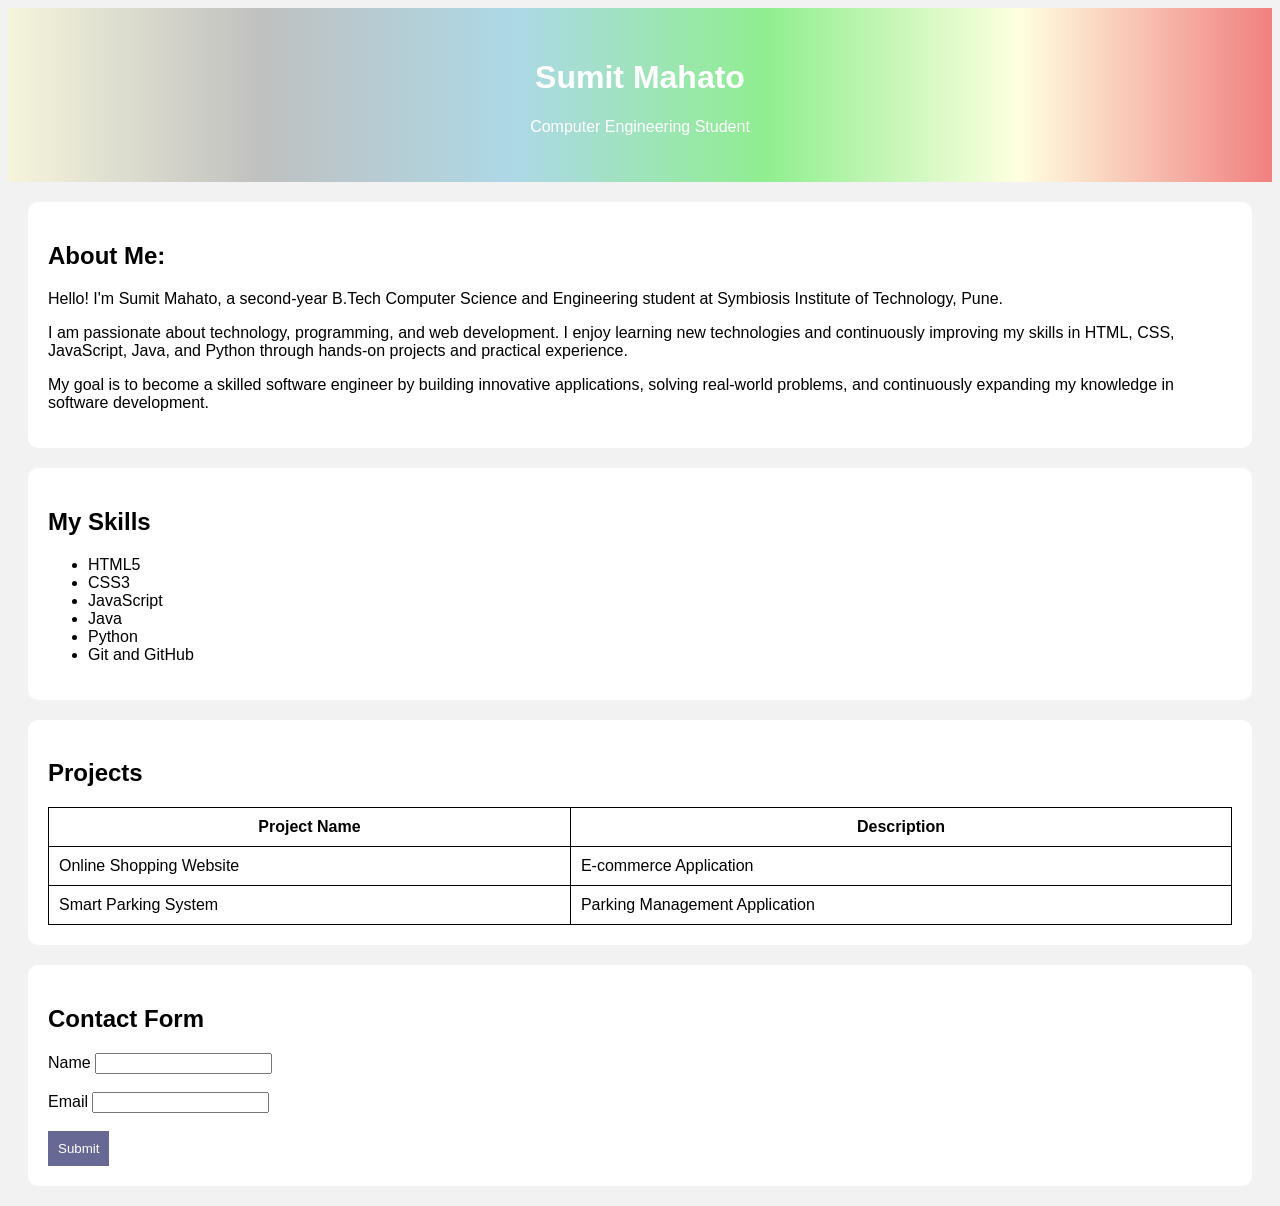
<file: index.html>
<!DOCTYPE html>
<html>

<head>
    <title>
        My Portfolio
    </title>

    <link rel="stylesheet" href="style.css">

</head>

<body>

    <header>

        <h1>
            Sumit Mahato
        </h1>

        <p>
            Computer Engineering Student
        </p>

    </header>

    <section>

        <h2>
            About Me:
        </h2>

        <p>
            Hello! I'm Sumit Mahato, a second-year B.Tech Computer Science and
            Engineering student at Symbiosis Institute of Technology, Pune.
        </p>

        <p>
            I am passionate about technology, programming, and web development.
            I enjoy learning new technologies and continuously improving my skills
            in HTML, CSS, JavaScript, Java, and Python through hands-on projects
            and practical experience.
        </p>

        <p>
            My goal is to become a skilled software engineer by building innovative
            applications, solving real-world problems, and continuously expanding
            my knowledge in software development.
        </p>

    </section>

    <section>

        <h2>
            My Skills
        </h2>

        <ul>

            <li>HTML5</li>
            <li>CSS3</li>
            <li>JavaScript</li>
            <li>Java</li>
            <li>Python</li>
            <li>Git and GitHub</li>

        </ul>

    </section>

    <section>

        <h2>
            Projects
        </h2>

        <table>

            <tr>

                <th>
                    Project Name
                </th>

                <th>
                    Description
                </th>

            </tr>

            <tr>

                <td>
                    Online Shopping Website
                </td>

                <td>
                    E-commerce Application
                </td>

            </tr>

            <tr>

                <td>
                    Smart Parking System
                </td>

                <td>
                    Parking Management Application
                </td>

            </tr>

        </table>

    </section>

    <section>

        <h2>
            Contact Form
        </h2>

        <form>

            <label>
                Name
            </label>

            <input type="text">

            <br><br>

            <label>
                Email
            </label>

            <input type="email">

            <br><br>

            <button>
                Submit
            </button>

        </form>

    </section>

</body>

</html>
</file>
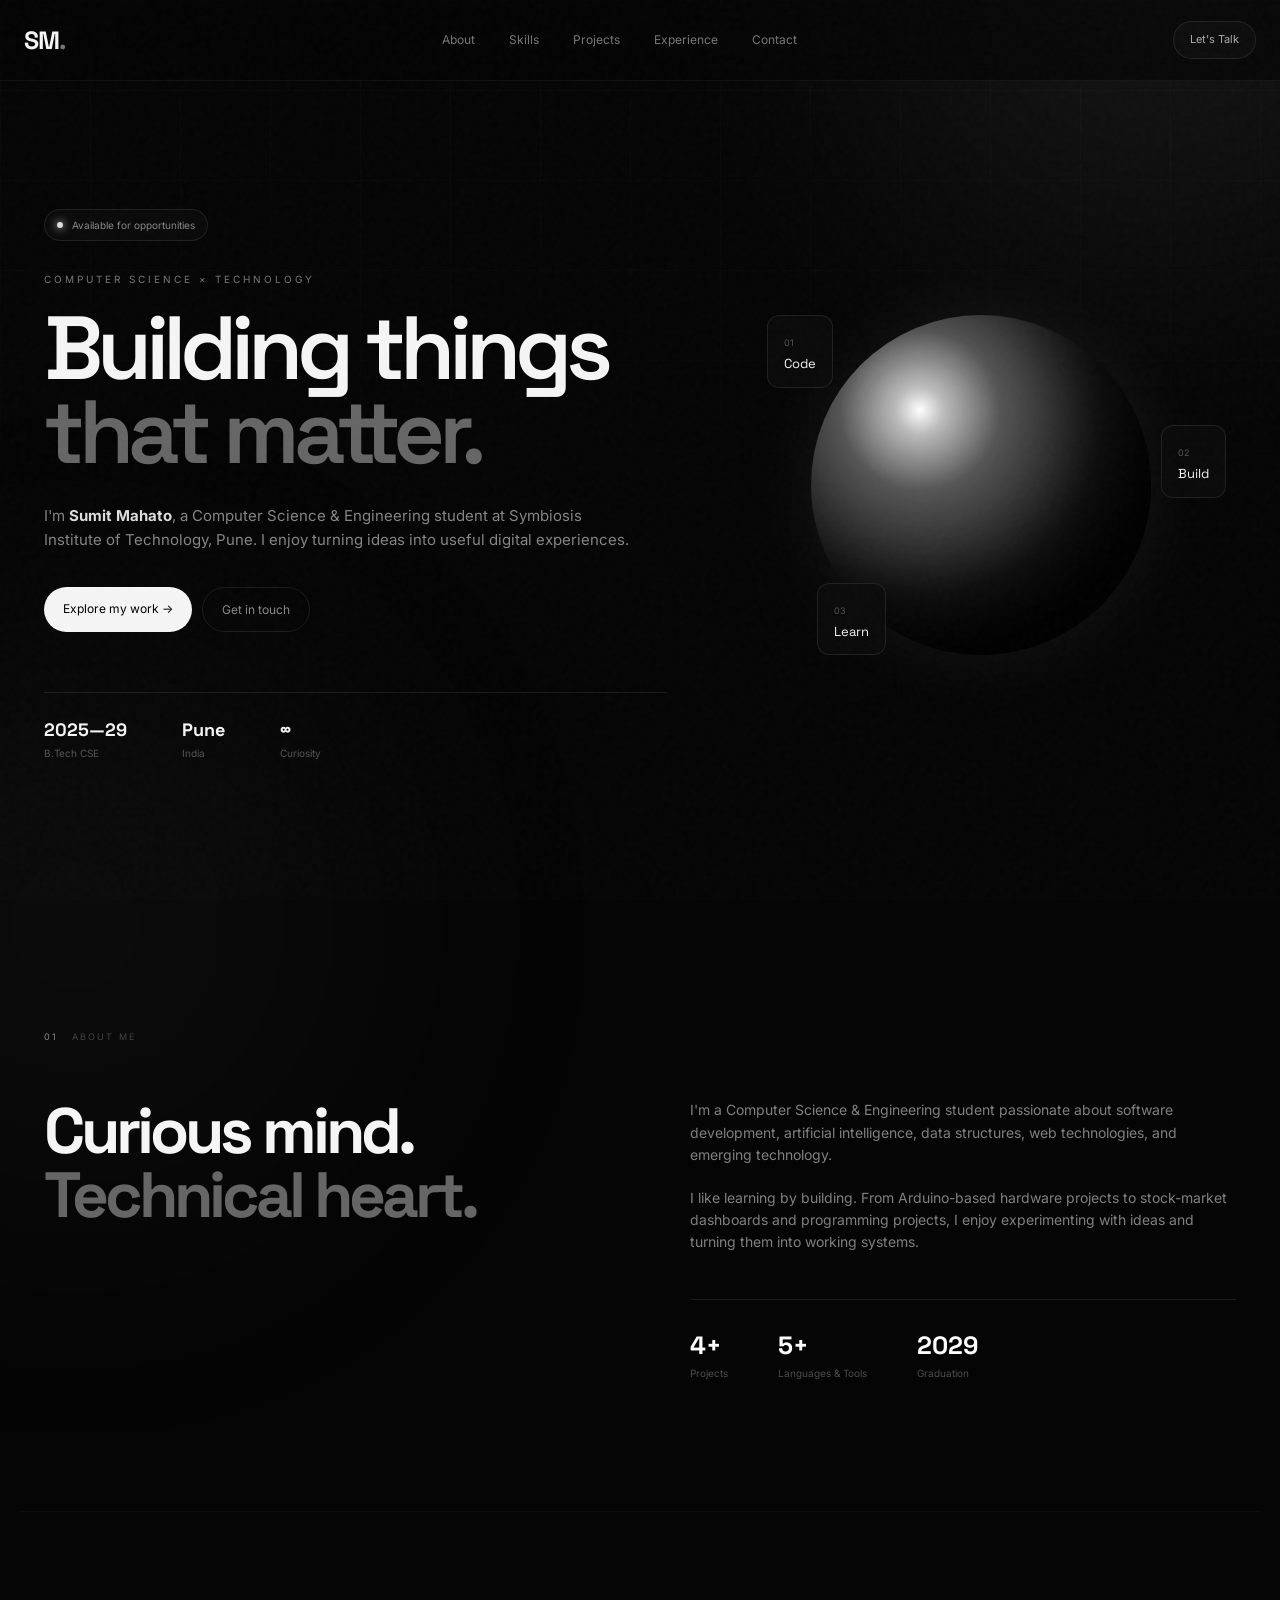
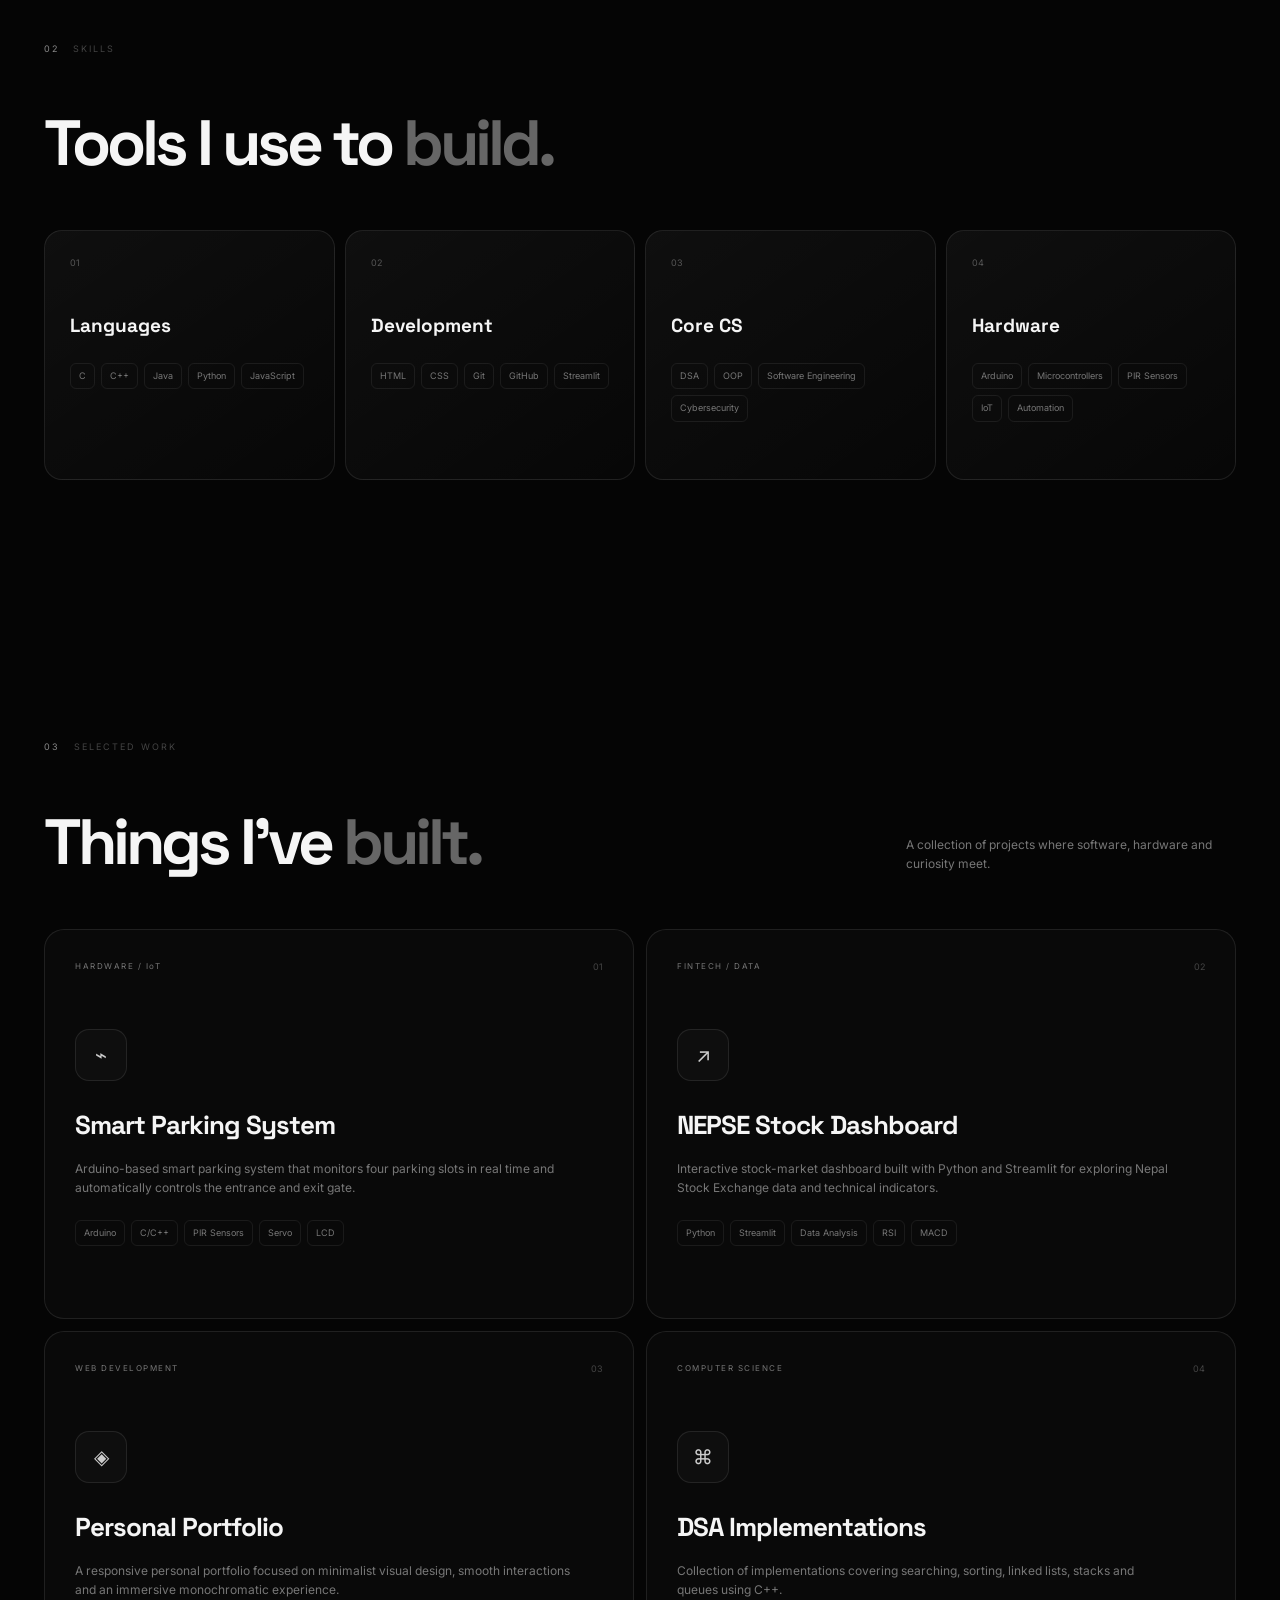
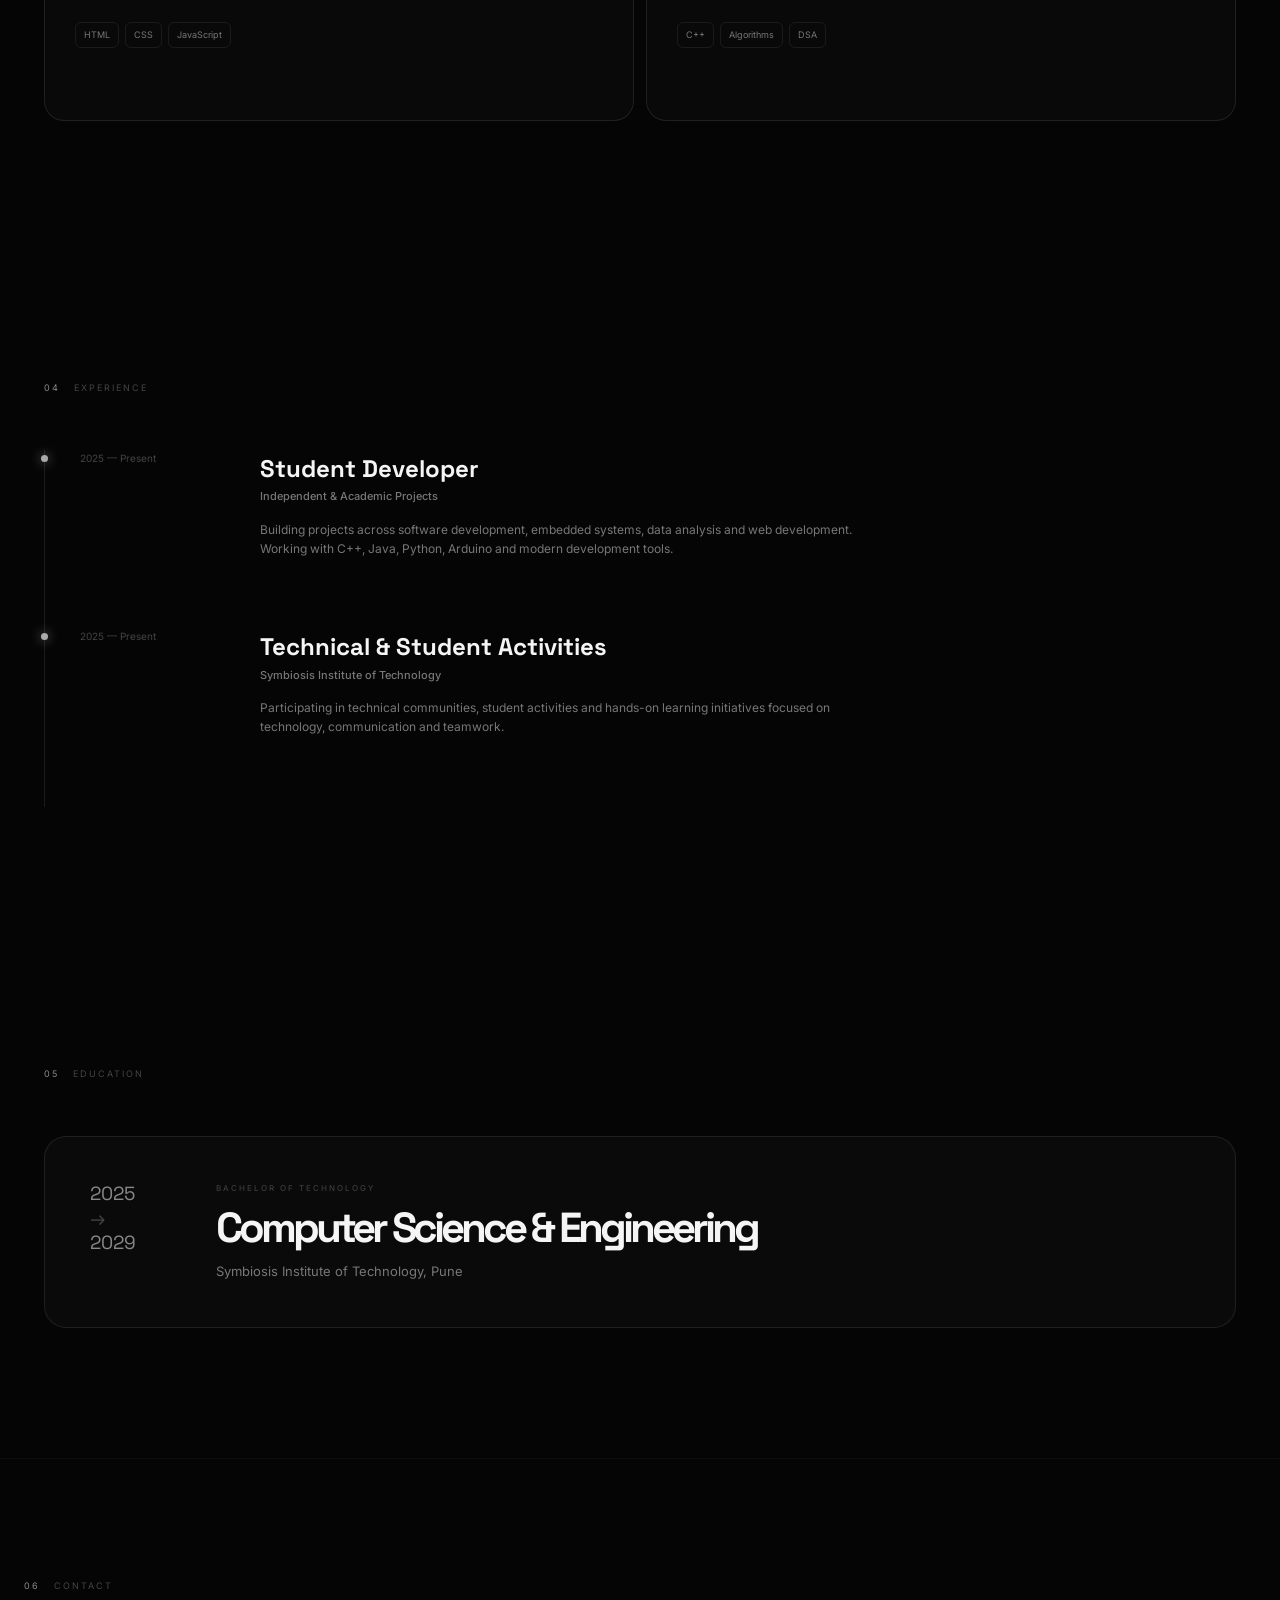
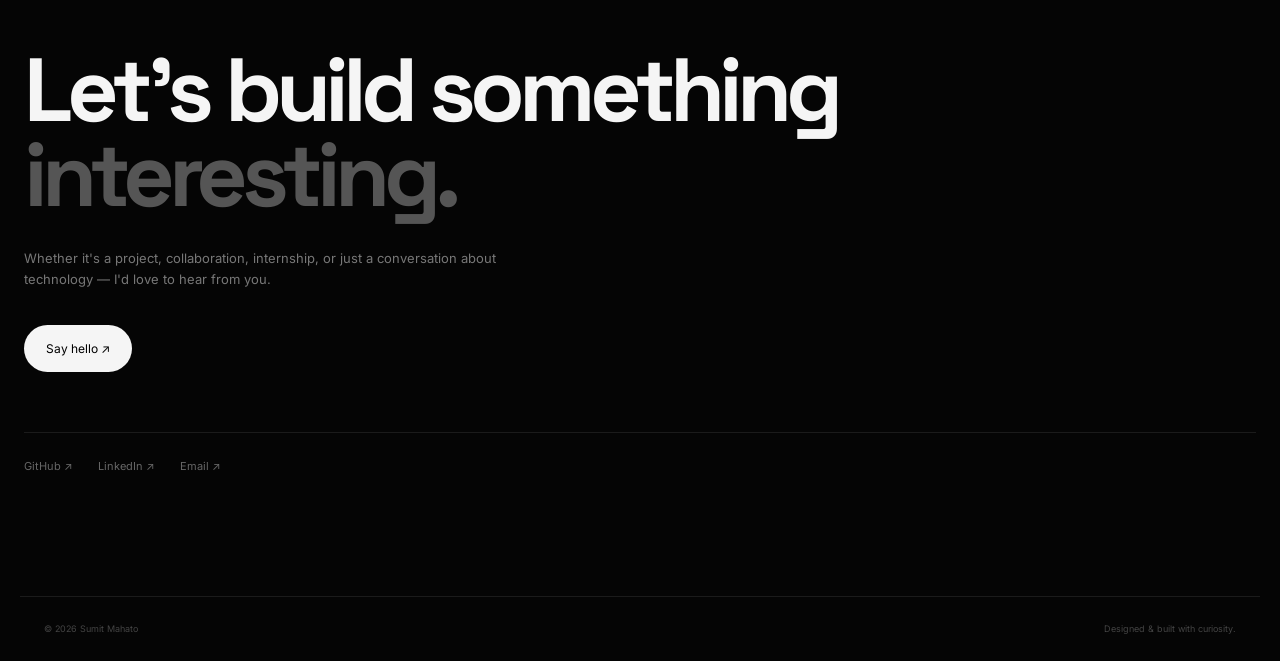
<file: portfolio/index.html>
<!DOCTYPE html>
<html lang="en">
<head>
    <meta charset="UTF-8">
    <meta name="viewport" content="width=device-width, initial-scale=1.0">

    <title>Sumit Mahato — Computer Science Student</title>

    <link rel="stylesheet" href="style.css">

    <link rel="preconnect" href="https://fonts.googleapis.com">
    <link rel="preconnect" href="https://fonts.gstatic.com" crossorigin>

    <link href="https://fonts.googleapis.com/css2?family=Inter:wght@400;500;600;700;800&family=Space+Grotesk:wght@400;500;600;700&display=swap" rel="stylesheet">
</head>

<body>

    <!-- Ambient Background -->
    <div class="ambient ambient-one"></div>
    <div class="ambient ambient-two"></div>
    <div class="noise"></div>

    <!-- Navigation -->
    <nav class="navbar">
        <div class="nav-container">

            <a href="#home" class="logo">
                SM<span>.</span>
            </a>

            <div class="nav-links">
                <a href="#about">About</a>
                <a href="#skills">Skills</a>
                <a href="#projects">Projects</a>
                <a href="#experience">Experience</a>
                <a href="#contact">Contact</a>
            </div>

            <a href="#contact" class="nav-button">
                Let's Talk
            </a>

        </div>
    </nav>


    <!-- Hero -->
    <section id="home" class="hero">

        <div class="hero-content">

            <div class="status">
                <span class="status-dot"></span>
                Available for opportunities
            </div>

            <p class="eyebrow">COMPUTER SCIENCE × TECHNOLOGY</p>
               <h1 class="hero-title">
                  Building things
                   <span>that matter.</span>
              </h1>

            <p class="hero-description">
                I'm <strong>Sumit Mahato</strong>, a Computer Science & Engineering
                student at Symbiosis Institute of Technology, Pune.
                I enjoy turning ideas into useful digital experiences.
            </p>

            <div class="hero-buttons">
                <a href="#projects" class="primary-button">
                    Explore my work →
                </a>

                <a href="#contact" class="secondary-button">
                    Get in touch
                </a>
            </div>

            <div class="hero-meta">

                <div>
                    <strong>2025—29</strong>
                    <span>B.Tech CSE</span>
                </div>

                <div>
                    <strong>Pune</strong>
                    <span>India</span>
                </div>

                <div>
                    <strong>∞</strong>
                    <span>Curiosity</span>
                </div>

            </div>

        </div>

        <div class="hero-visual">

            <div class="orb"></div>

            <div class="floating-card card-one">
                <span>01</span>
                <p>Code</p>
            </div>

            <div class="floating-card card-two">
                <span>02</span>
                <p>Build</p>
            </div>

            <div class="floating-card card-three">
                <span>03</span>
                <p>Learn</p>
            </div>

        </div>

    </section>


    <!-- About -->
    <section id="about" class="section">

        <div class="section-label">
            <span>01</span>
            ABOUT ME
        </div>

        <div class="about-grid">

            <div>
                <h2>
                    Curious mind.
                    <span>Technical heart.</span>
                </h2>
            </div>

            <div class="about-text">

                <p>
                    I'm a Computer Science & Engineering student passionate about
                    software development, artificial intelligence, data structures,
                    web technologies, and emerging technology.
                </p>

                <p>
                    I like learning by building. From Arduino-based hardware
                    projects to stock-market dashboards and programming projects,
                    I enjoy experimenting with ideas and turning them into
                    working systems.
                </p>

                <div class="about-stats">

                    <div>
                        <strong>4+</strong>
                        <span>Projects</span>
                    </div>

                    <div>
                        <strong>5+</strong>
                        <span>Languages & Tools</span>
                    </div>

                    <div>
                        <strong>2029</strong>
                        <span>Graduation</span>
                    </div>

                </div>

            </div>

        </div>

    </section>


    <!-- Skills -->
    <section id="skills" class="section skills-section">

        <div class="section-label">
            <span>02</span>
            SKILLS
        </div>

        <h2>Tools I use to <span>build.</span></h2>

        <div class="skills-grid">

            <div class="skill-card">
                <div class="skill-number">01</div>
                <h3>Languages</h3>

                <div class="tags">
                    <span>C</span>
                    <span>C++</span>
                    <span>Java</span>
                    <span>Python</span>
                    <span>JavaScript</span>
                </div>
            </div>

            <div class="skill-card">
                <div class="skill-number">02</div>
                <h3>Development</h3>

                <div class="tags">
                    <span>HTML</span>
                    <span>CSS</span>
                    <span>Git</span>
                    <span>GitHub</span>
                    <span>Streamlit</span>
                </div>
            </div>

            <div class="skill-card">
                <div class="skill-number">03</div>
                <h3>Core CS</h3>

                <div class="tags">
                    <span>DSA</span>
                    <span>OOP</span>
                    <span>Software Engineering</span>
                    <span>Cybersecurity</span>
                </div>
            </div>

            <div class="skill-card">
                <div class="skill-number">04</div>
                <h3>Hardware</h3>

                <div class="tags">
                    <span>Arduino</span>
                    <span>Microcontrollers</span>
                    <span>PIR Sensors</span>
                    <span>IoT</span>
                    <span>Automation</span>
                </div>
            </div>

        </div>

    </section>


    <!-- Projects -->
    <section id="projects" class="section">

        <div class="section-label">
            <span>03</span>
            SELECTED WORK
        </div>

        <div class="projects-heading">
            <h2>
                Things I've
                <span>built.</span>
            </h2>

            <p>
                A collection of projects where software,
                hardware and curiosity meet.
            </p>
        </div>


        <div class="projects-grid">

            <!-- Smart Parking -->
            <article class="project-card featured">

                <div class="project-top">
                    <span class="project-type">HARDWARE / IoT</span>
                    <span class="project-index">01</span>
                </div>

                <div class="project-icon">⌁</div>

                <h3>Smart Parking System</h3>

                <p>
                    Arduino-based smart parking system that monitors four
                    parking slots in real time and automatically controls
                    the entrance and exit gate.
                </p>

                <div class="project-tech">
                    <span>Arduino</span>
                    <span>C/C++</span>
                    <span>PIR Sensors</span>
                    <span>Servo</span>
                    <span>LCD</span>
                </div>

            </article>


            <!-- NEPSE -->
            <article class="project-card">

                <div class="project-top">
                    <span class="project-type">FINTECH / DATA</span>
                    <span class="project-index">02</span>
                </div>

                <div class="project-icon">↗</div>

                <h3>NEPSE Stock Dashboard</h3>

                <p>
                    Interactive stock-market dashboard built with Python
                    and Streamlit for exploring Nepal Stock Exchange data
                    and technical indicators.
                </p>

                <div class="project-tech">
                    <span>Python</span>
                    <span>Streamlit</span>
                    <span>Data Analysis</span>
                    <span>RSI</span>
                    <span>MACD</span>
                </div>

            </article>


            <!-- Portfolio -->
            <article class="project-card">

                <div class="project-top">
                    <span class="project-type">WEB DEVELOPMENT</span>
                    <span class="project-index">03</span>
                </div>

                <div class="project-icon">◈</div>

                <h3>Personal Portfolio</h3>

                <p>
                    A responsive personal portfolio focused on minimalist
                    visual design, smooth interactions and an immersive
                    monochromatic experience.
                </p>

                <div class="project-tech">
                    <span>HTML</span>
                    <span>CSS</span>
                    <span>JavaScript</span>
                </div>

            </article>


            <!-- DSA -->
            <article class="project-card">

                <div class="project-top">
                    <span class="project-type">COMPUTER SCIENCE</span>
                    <span class="project-index">04</span>
                </div>

                <div class="project-icon">⌘</div>

                <h3>DSA Implementations</h3>

                <p>
                    Collection of implementations covering searching,
                    sorting, linked lists, stacks and queues using C++.
                </p>

                <div class="project-tech">
                    <span>C++</span>
                    <span>Algorithms</span>
                    <span>DSA</span>
                </div>

            </article>

        </div>

    </section>


    <!-- Experience -->
    <section id="experience" class="section">

        <div class="section-label">
            <span>04</span>
            EXPERIENCE
        </div>

        <div class="timeline">

            <div class="timeline-item">

                <div class="timeline-date">
                    2025 — Present
                </div>

                <div class="timeline-content">

                    <h3>Student Developer</h3>

                    <h4>Independent & Academic Projects</h4>

                    <p>
                        Building projects across software development,
                        embedded systems, data analysis and web development.
                        Working with C++, Java, Python, Arduino and modern
                        development tools.
                    </p>

                </div>

            </div>


            <div class="timeline-item">

                <div class="timeline-date">
                    2025 — Present
                </div>

                <div class="timeline-content">

                    <h3>Technical & Student Activities</h3>

                    <h4>Symbiosis Institute of Technology</h4>

                    <p>
                        Participating in technical communities, student
                        activities and hands-on learning initiatives focused
                        on technology, communication and teamwork.
                    </p>

                </div>

            </div>

        </div>

    </section>


    <!-- Education -->
    <section class="section education-section">

        <div class="section-label">
            <span>05</span>
            EDUCATION
        </div>

        <div class="education-card">

            <div class="education-year">
                2025<br>
                <span>→</span><br>
                2029
            </div>

            <div>
                <p class="education-label">
                    BACHELOR OF TECHNOLOGY
                </p>

                <h2>
                    Computer Science
                    & Engineering
                </h2>

                <p>
                    Symbiosis Institute of Technology, Pune
                </p>
            </div>

        </div>

    </section>


    <!-- Contact -->
    <section id="contact" class="contact-section">

        <div class="contact-inner">

            <div class="section-label">
                <span>06</span>
                CONTACT
            </div>

            <h2>
                Let's build something
                <span>interesting.</span>
            </h2>

            <p>
                Whether it's a project, collaboration, internship,
                or just a conversation about technology — I'd love to hear from you.
            </p>

            <a href="mailto:masumit007@gmail.com" class="contact-button">
                Say hello ↗
            </a>

            <div class="social-links">

                <a href="https://github.com/masumit007" target="_blank">
                    GitHub ↗
                </a>

                <a href="https://linkedin.com/in/masumit007" target="_blank">
                    LinkedIn ↗
                </a>

                <a href="mailto:masumit007@gmail.com">
                    Email ↗
                </a>

            </div>

        </div>

    </section>


    <!-- Footer -->
    <footer>

        <p>
            © 2026 Sumit Mahato
        </p>

        <p>
            Designed & built with curiosity.
        </p>

    </footer>


    <script src="script.js"></script>

</body>
</html>
</file>
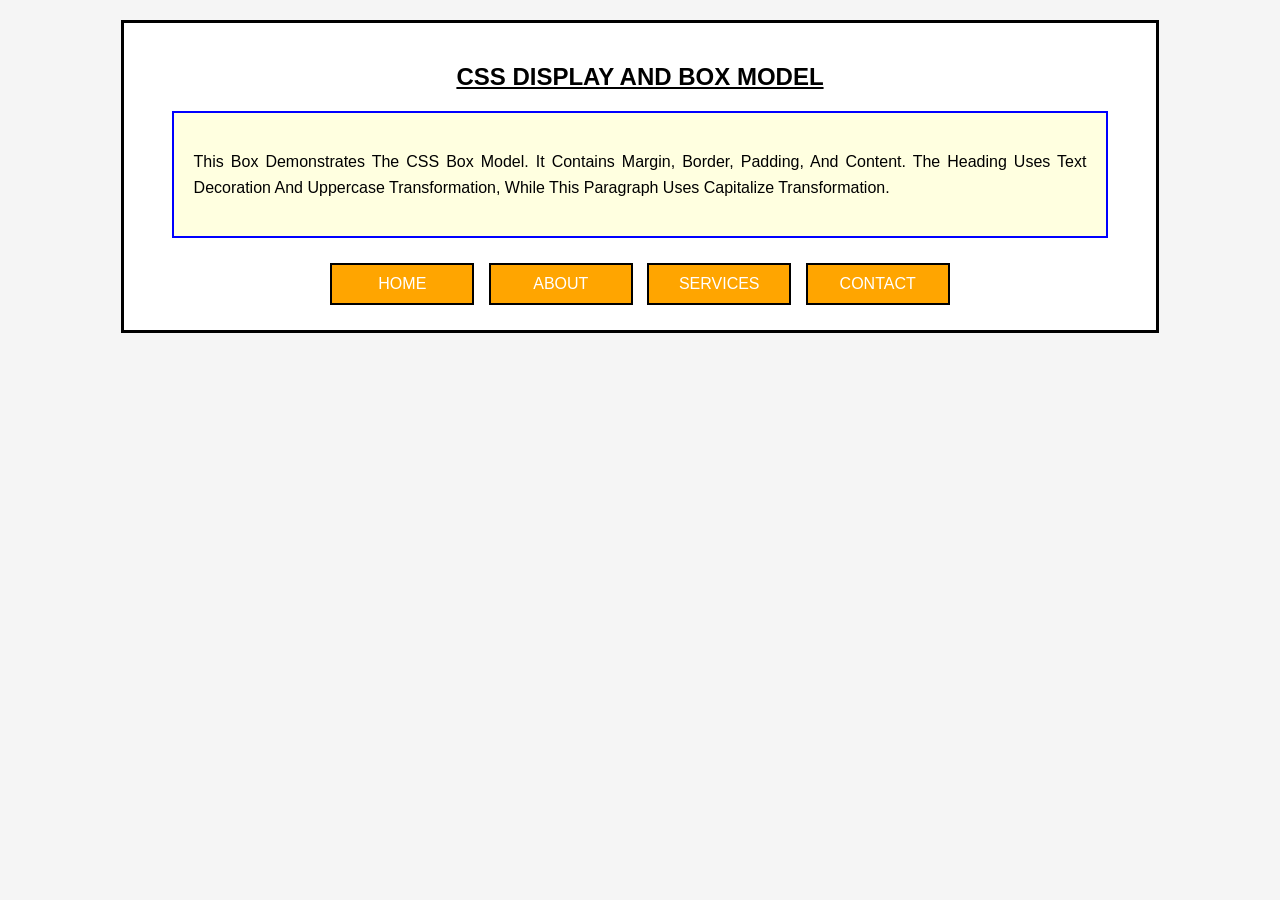
<file: inlineblocktask.html>
<!DOCTYPE html>
<html>
<head>
    <title>CSS Display and Box Model Demo</title>

    <style>
        body{
            font-family: Arial, sans-serif;
            background-color: #f5f5f5;
            margin: 20px;
        }

        /* Block Layout */
        .container{
            display: block;
            width: 80%;
            margin: auto;
            border: 3px solid black;
            padding: 20px;
            background-color: white;
        }

        /* Box Model */
        .content-box{
            display: block;
            width: 90%;
            margin: 20px auto;
            padding: 20px;
            border: 2px solid blue;
            background-color: lightyellow;
            text-align: justify;
        }

        /* Heading */
        h2{
            text-align: center;
            text-transform: uppercase;
            text-decoration: underline;
        }

        /* Paragraph */
        p{
            text-transform: capitalize;
            line-height: 1.6;
        }

        /* Navigation */
        .nav{
            text-align: center;
            margin-top: 20px;
        }

        .nav a{
            display: inline-block;
            width: 120px;
            padding: 10px;
            margin: 5px;
            background-color: orange;
            color: white;
            text-decoration: none;
            text-transform: uppercase;
            border: 2px solid black;
        }

        /* Hover Effect */
        .nav a:hover{
            background-color: green;
            color: yellow;
            text-decoration: underline;
        }

        /* Visited Link */
        .nav a:visited{
            background-color: purple;
            color: white;
        }

    </style>
</head>

<body>

    <div class="container">

        <h2>CSS Display and Box Model</h2>

        <div class="content-box">
            <p>
                This box demonstrates the CSS Box Model. It contains
                margin, border, padding, and content. The heading uses
                text decoration and uppercase transformation, while this
                paragraph uses capitalize transformation.
            </p>
        </div>

        <div class="nav">
            <a href="https://www.google.com" target="_blank">Home</a>
            <a href="https://www.wikipedia.org" target="_blank">About</a>
            <a href="https://www.github.com" target="_blank">Services</a>
            <a href="https://www.youtube.com" target="_blank">Contact</a>
        </div>

    </div>

</body>
</html>
</file>
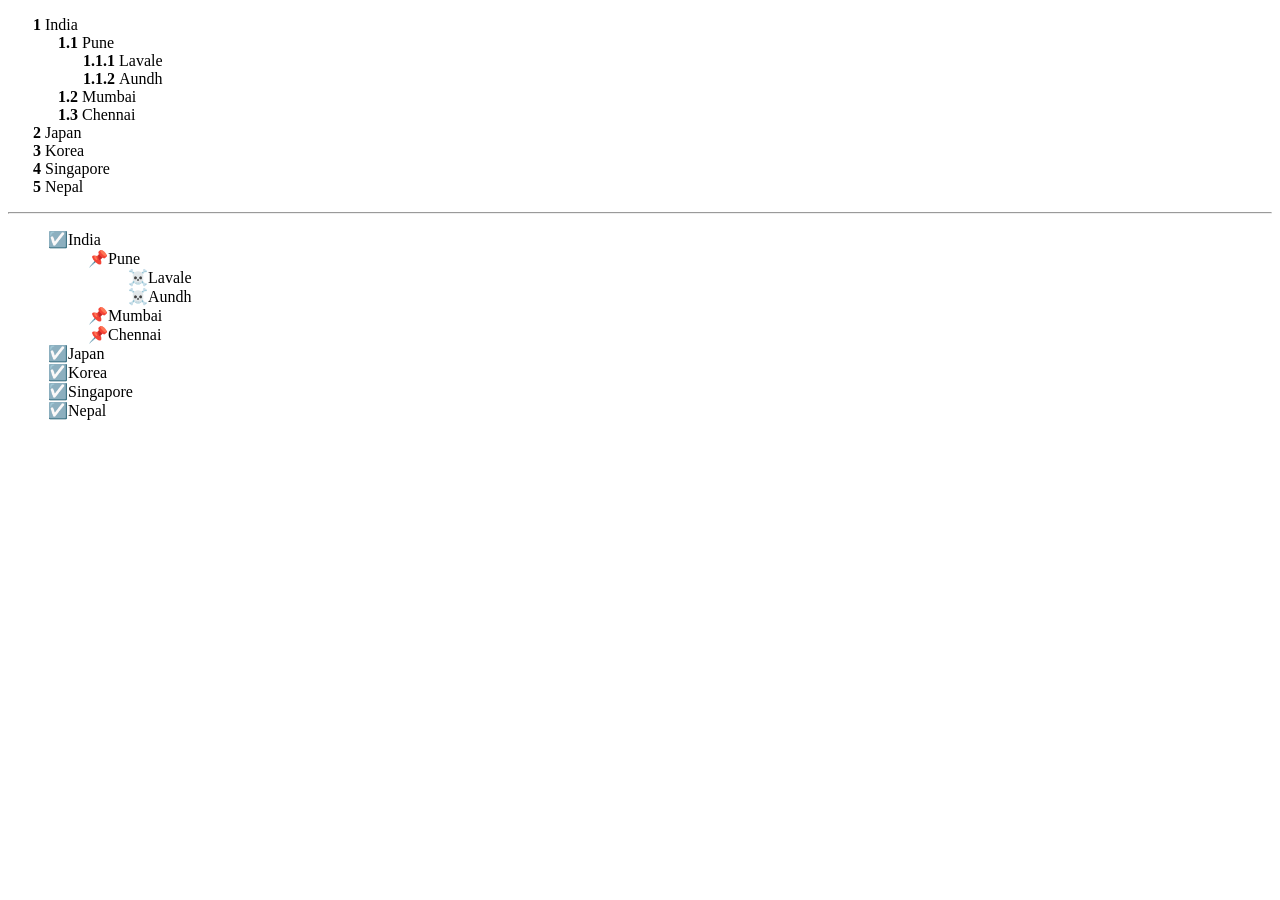
<file: liststyling.html>
<!DOCTYPE html>
<html>
<head>
<style>

/* ---------- Numbered List ---------- */
ol{
    list-style: none;
    counter-reset: item;
    padding-left: 25px;
}

ol li{
    display: block;
    counter-increment: item;
}

ol li::before{
    content: counters(item,".") " ";
    font-weight: bold;
}

ol ol{
    counter-reset: item;
}

/* ---------- Emoji List ---------- */
ul{
    list-style: none;
}

ul li::before{
    display: inline-block;
    width:20px;
}

ul > li::before{
    content:"☑️";
}

ul ul > li::before{
    content:"📌";
}

ul ul ul > li::before{
    content:"☠️";
}

</style>
</head>

<body>

<ol>
    <li>India
        <ol>
            <li>Pune
                <ol>
                    <li>Lavale</li>
                    <li>Aundh</li>
                </ol>
            </li>
            <li>Mumbai</li>
            <li>Chennai</li>
        </ol>
    </li>
    <li>Japan</li>
    <li>Korea</li>
    <li>Singapore</li>
    <li>Nepal</li>
</ol>

<hr>

<ul>
    <li>India
        <ul>
            <li>Pune
                <ul>
                    <li>Lavale</li>
                    <li>Aundh</li>
                </ul>
            </li>
            <li>Mumbai</li>
            <li>Chennai</li>
        </ul>
    </li>
    <li>Japan</li>
    <li>Korea</li>
    <li>Singapore</li>
    <li>Nepal</li>
</ul>

</body>
</html>
</file>
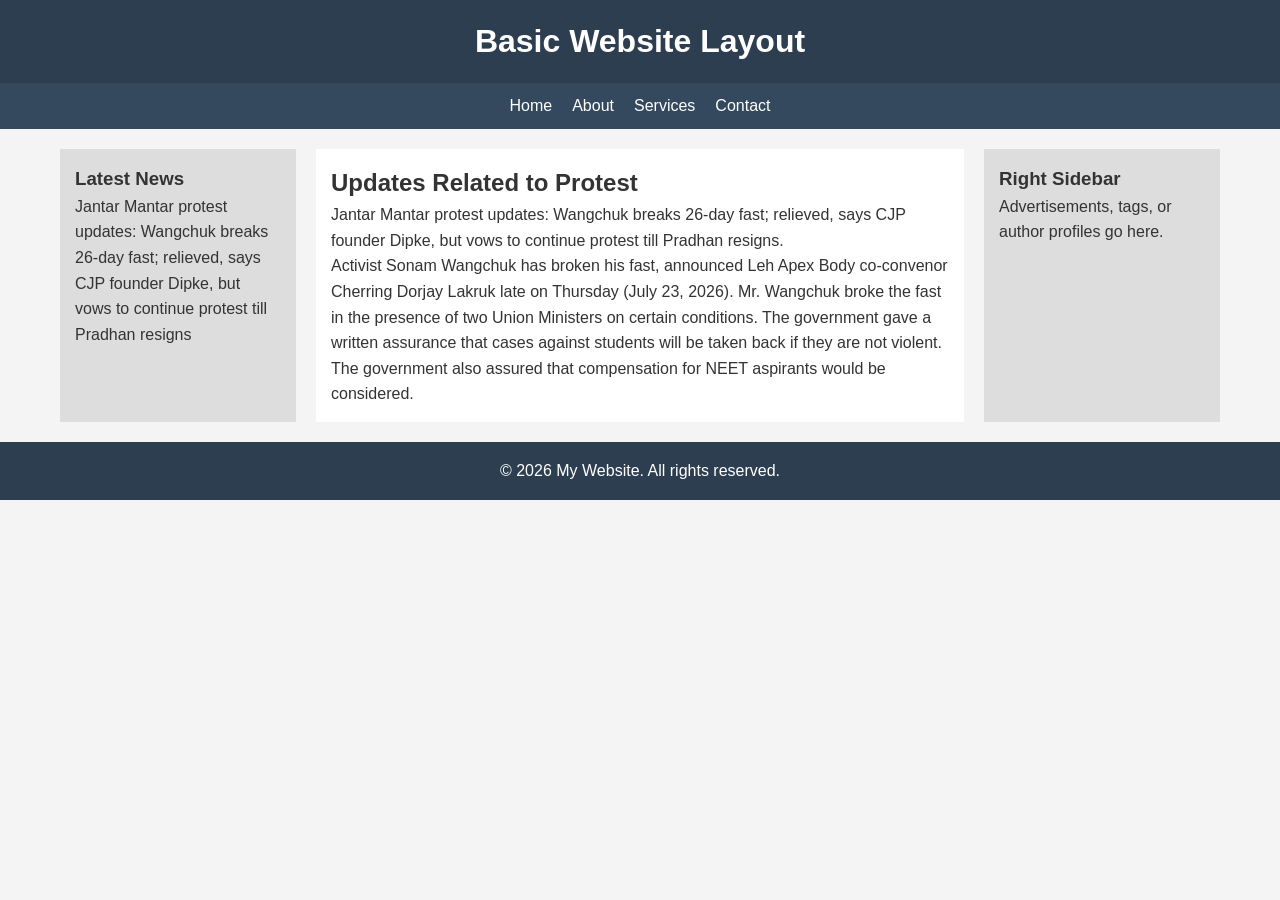
<file: websitelayout.html>
<!DOCTYPE html>
<html>
<head>
    <meta charset="UTF-8">
    <meta name="viewport" content="width=device-width, initial-scale=1.0">
    <title>Modern CSS Layout</title>

    <style>
        /* Global Styles */
        * {
            box-sizing: border-box;
            margin: 0;
            padding: 0;
        }

        body {
            font-family: Arial, Helvetica, sans-serif;
            line-height: 1.6;
            background-color: #f4f4f4;
            color: #333;
        }

        header,
        footer {
            background-color: #2c3e50;
            color: #fff;
            text-align: center;
            padding: 1rem;
        }

        nav {
            background: #34495e;
            padding: 10px;
        }

        nav ul {
            list-style: none;
            display: flex;
            justify-content: center;
            gap: 20px;
        }

        nav ul li a {
            color: white;
            text-decoration: none;
        }

        nav a:hover {
            text-decoration: underline;
            background-color: #0e866e;
        }

        .main-container {
            display: flex;
            flex-wrap: wrap;
            padding: 20px;
            gap: 20px;
            max-width: 1200px;
            margin: 0 auto;
        }

        .sidebar-left {
            flex: 1;
            background: #ddd;
            padding: 15px;
        }

        .content-center {
            flex: 3;
            background: white;
            padding: 15px;
        }

        .sidebar-right {
            flex: 1;
            background: #ddd;
            padding: 15px;
        }

        /* Responsive Design */
        @media (max-width: 768px) {
            .main-container {
                flex-direction: column;
            }
        }
    </style>
</head>

<body>

    <header>
        <h1>Basic Website Layout</h1>
    </header>

    <nav>
        <ul>
            <li><a href="#home">Home</a></li>
            <li><a href="#about">About</a></li>
            <li><a href="#services">Services</a></li>
            <li><a href="#contact">Contact</a></li>
        </ul>
    </nav>

    <div class="main-container">

        <aside class="sidebar-left">
            <h3>Latest News</h3>
            <p>Jantar Mantar protest updates: Wangchuk breaks 26-day fast; relieved, says CJP founder Dipke, but vows to continue protest till Pradhan resigns</p>
           
        </aside>

        <main class="content-center">
            <h2>Updates Related to Protest</h2>

            <p>
                Jantar Mantar protest updates: Wangchuk breaks 26-day fast;
                relieved, says CJP founder Dipke, but vows to continue protest
                till Pradhan resigns.
            </p>

            <p>
                Activist Sonam Wangchuk has broken his fast, announced Leh Apex
                Body co-convenor Cherring Dorjay Lakruk late on Thursday (July
                23, 2026). Mr. Wangchuk broke the fast in the presence of two
                Union Ministers on certain conditions. The government gave a
                written assurance that cases against students will be taken
                back if they are not violent. The government also assured that
                compensation for NEET aspirants would be considered.
            </p>
        </main>

        <aside class="sidebar-right">
            <h3>Right Sidebar</h3>
            <p>Advertisements, tags, or author profiles go here.</p>
        </aside>

    </div>

    <footer>
        <p>&copy; 2026 My Website. All rights reserved.</p>
    </footer>

</body>
</html>
</file>
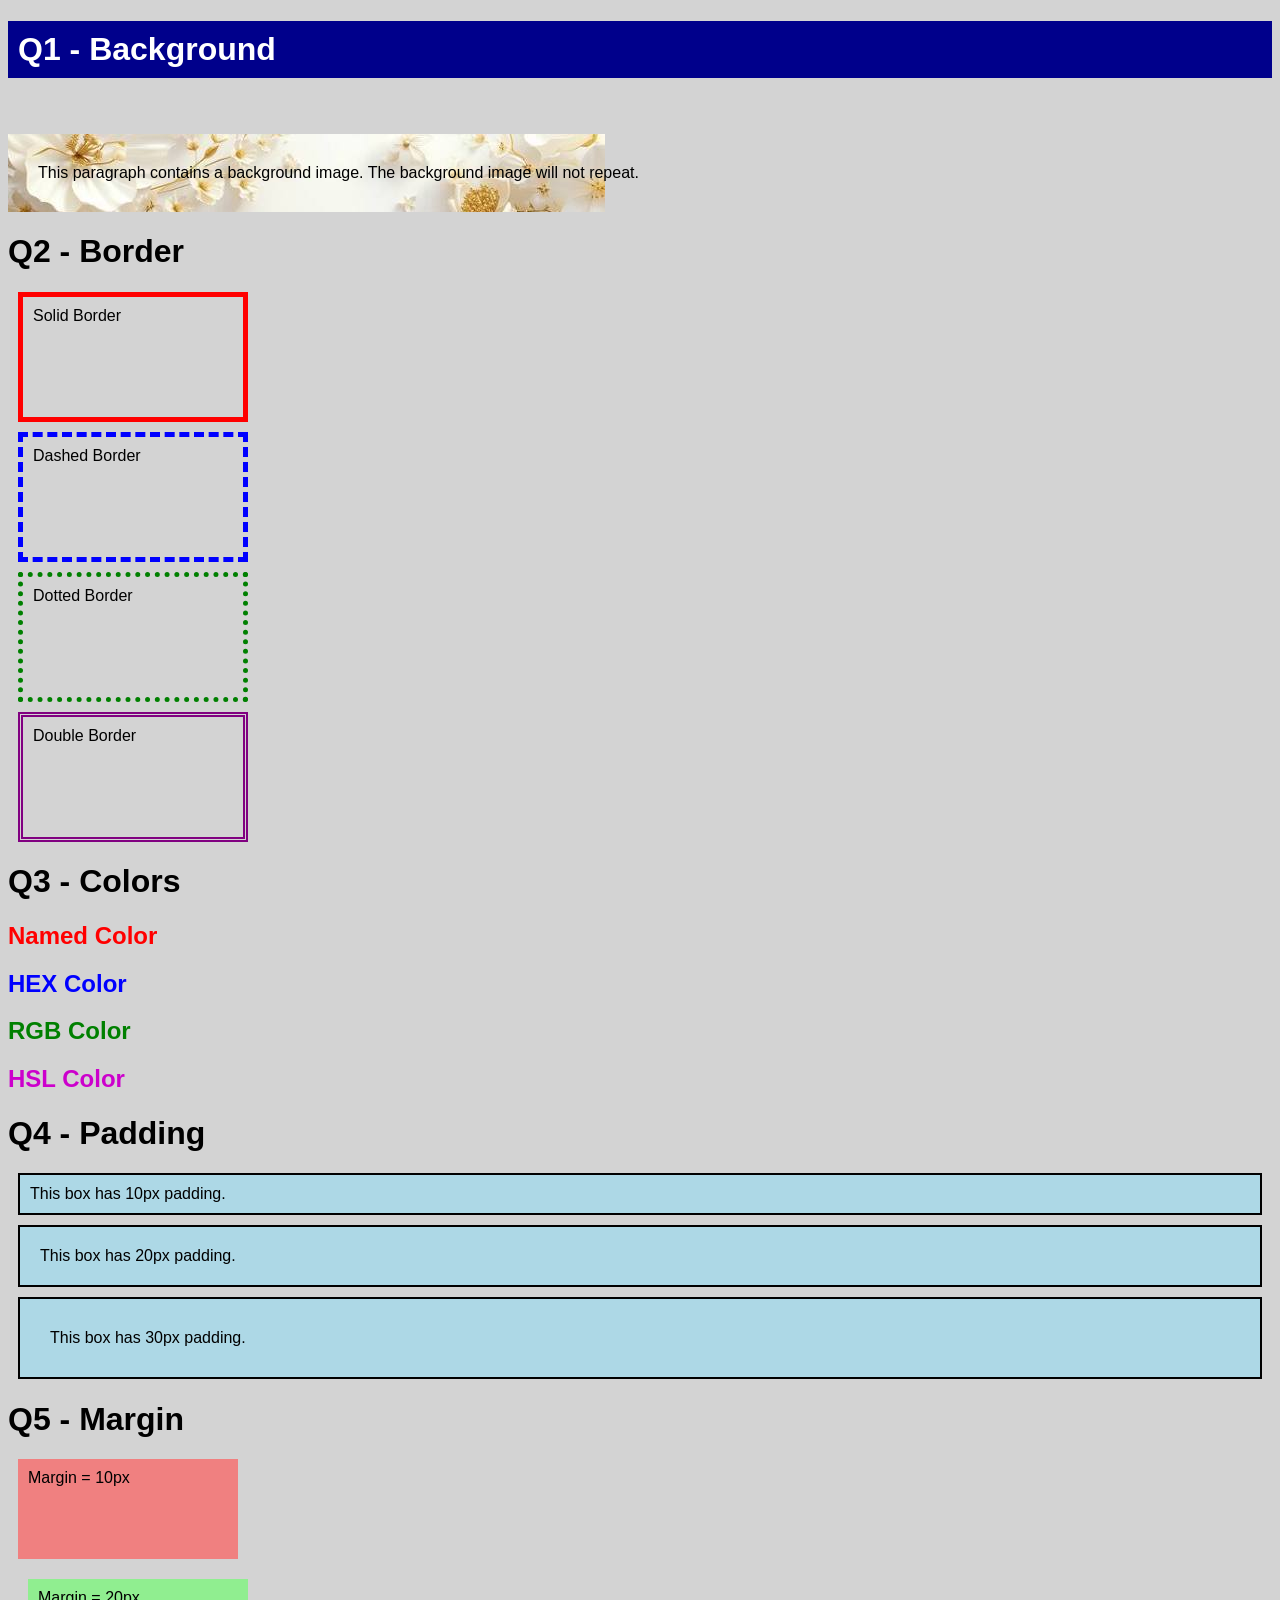
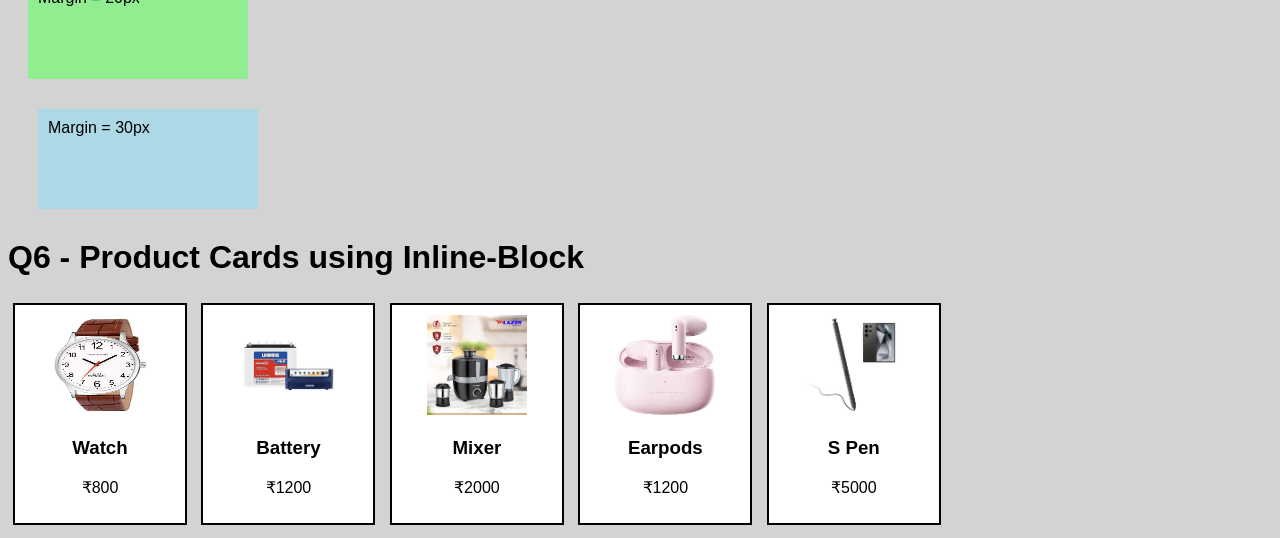
<file: product cart.html/assignment1.html>
<!DOCTYPE html>
<html>
<head>
    <title>CSS Practical Assignment</title>

    <style>

        /* =========================
           Q1 - BACKGROUND
           ========================= */

        body {
            background-color: lightgray;
            font-family: Arial, sans-serif;
        }

        .main-heading {
            background-color: darkblue;
            color: white;
            padding: 10px;
        }

        .background-paragraph {
            background-image: url("background.jpg");
            background-repeat: no-repeat;
            padding: 30px;
        }


        /* =========================
           Q2 - BORDER
           ========================= */

        .border-box {
            width: 200px;
            height: 100px;
            margin: 10px;
            padding: 10px;
        }

        .solid {
            border: 5px solid red;
        }

        .dashed {
            border: 5px dashed blue;
        }

        .dotted {
            border: 5px dotted green;
        }

        .double {
            border: 5px double purple;
        }


        /* =========================
           Q3 - COLORS
           ========================= */

        .named-color {
            color: red;
        }

        .hex-color {
            color: #0000ff;
        }

        .rgb-color {
            color: rgb(0, 128, 0);
        }

        .hsl-color {
            color: hsl(300, 100%, 40%);
        }


        /* =========================
           Q4 - PADDING
           ========================= */

        .padding-box {
            background-color: lightblue;
            border: 2px solid black;
            margin: 10px;
        }

        .padding10 {
            padding: 10px;
        }

        .padding20 {
            padding: 20px;
        }

        .padding30 {
            padding: 30px;
        }


        /* =========================
           Q5 - MARGIN
           ========================= */

        .margin-box {
            width: 200px;
            height: 80px;
            padding: 10px;
        }

        .margin10 {
            background-color: lightcoral;
            margin: 10px;
        }

        .margin20 {
            background-color: lightgreen;
            margin: 20px;
        }

        .margin30 {
            background-color: lightblue;
            margin: 30px;
        }


        /* =========================
           Q6 - INLINE BLOCK
           ========================= */

        .product-card {
            display: inline-block;

            width: 150px;
            padding: 10px;
            margin: 5px;

            background-color: white;
            border: 2px solid black;

            text-align: center;
            vertical-align: top;
        }

        .product-card img {
            width: 100px;
            height: 100px;
        }

    </style>
</head>


<body>

    <!-- =========================
         Q1 - BACKGROUND
         ========================= -->

    <h1 class="main-heading">
        Q1 - Background
    </h1>
    <br>

  
    <p class="background-paragraph">
        This paragraph contains a background image.
        The background image will not repeat.
    </p>


    <!-- =========================
         Q2 - BORDER
         ========================= -->

    <h1>Q2 - Border</h1>

    <div class="border-box solid">
        Solid Border
    </div>

    <div class="border-box dashed">
        Dashed Border
    </div>

    <div class="border-box dotted">
        Dotted Border
    </div>

    <div class="border-box double">
        Double Border
    </div>


    <!-- =========================
         Q3 - COLORS
         ========================= -->

    <h1>Q3 - Colors</h1>

    <h2 class="named-color">
        Named Color
    </h2>

    <h2 class="hex-color">
        HEX Color
    </h2>

    <h2 class="rgb-color">
        RGB Color
    </h2>

    <h2 class="hsl-color">
        HSL Color
    </h2>


    <!-- =========================
         Q4 - PADDING
         ========================= -->

    <h1>Q4 - Padding</h1>

    <div class="padding-box padding10">
        This box has 10px padding.
    </div>

    <div class="padding-box padding20">
        This box has 20px padding.
    </div>

    <div class="padding-box padding30">
        This box has 30px padding.
    </div>


    <!-- =========================
         Q5 - MARGIN
         ========================= -->

    <h1>Q5 - Margin</h1>

    <div class="margin-box margin10">
        Margin = 10px
    </div>

    <div class="margin-box margin20">
        Margin = 20px
    </div>

    <div class="margin-box margin30">
        Margin = 30px
    </div>


    <!-- =========================
         Q6 - INLINE BLOCK
         ========================= -->

    <h1>Q6 - Product Cards using Inline-Block</h1>


    <div class="product-card">
        <img src="product1.jpg" alt="Product 1">

        <h3>Watch</h3>

        <p>₹800</p>
    </div>


    <div class="product-card">
        <img src="product2.jpg" alt="Product 2">

        <h3>Battery</h3>

        <p>₹1200</p>
    </div>


    <div class="product-card">
        <img src="product3.jpg" alt="Product 3">

        <h3>Mixer</h3>

        <p>₹2000</p>
    </div>


    <div class="product-card">
        <img src="product4.jpg" alt="Product 4">

        <h3>Earpods</h3>

        <p>₹1200</p>
    </div>


    <div class="product-card">
        <img src="product5.jpg" alt="Product 5">

        <h3>S Pen</h3>

        <p>₹5000</p>
    </div>

</body>
</html>
</file>
<file: style.css>
body
{

font-family: Arial; background-color:#f2f2f2;
}


header
{

background:linear-gradient( to right,
beige, silver, lightblue, lightgreen, lightyellow,lightcoral);
color:white;
text-align:center; padding:30px;
}



section
{

background:white; margin:20px; padding:20px; border-radius:10px;

}



table
{

width:100%;

border-collapse:collapse;
}



th,td
{

border:1px solid black; padding:10px;
}


button
{

background:rgb(104, 104, 148); color:white; padding:10px; border:none;
}
</file>
<file: portfolio/style.css>
/* =========================================
   SUMIT MAHATO
   MONOCHROMATIC — PREMIUM PORTFOLIO
========================================= */

:root {
    --black: #050505;
    --dark: #0a0a0a;
    --card: #101010;

    --white: #f5f5f5;
    --soft-white: #d8d8d8;

    --gray: #999;
    --muted: #707070;
    --dim: #444;

    --border: rgba(255, 255, 255, 0.09);
    --border-light: rgba(255, 255, 255, 0.16);

    --max-width: 1240px;
}

/* =========================================
   RESET
========================================= */

* {
    margin: 0;
    padding: 0;
    box-sizing: border-box;
}

html {
    scroll-behavior: smooth;
}

body {
    background: var(--black);
    color: var(--white);

    font-family: "Inter", sans-serif;

    line-height: 1.6;

    overflow-x: hidden;
}

a {
    color: inherit;
    text-decoration: none;
}

::selection {
    background: #fff;
    color: #000;
}


/* =========================================
   SUBTLE GRAIN
========================================= */

body::after {
    content: "";

    position: fixed;
    inset: 0;

    pointer-events: none;

    z-index: 999;

    opacity: 0.025;

    background-image:
        url("data:image/svg+xml,%3Csvg viewBox='0 0 200 200' xmlns='http://www.w3.org/2000/svg'%3E%3Cfilter id='noise'%3E%3CfeTurbulence type='fractalNoise' baseFrequency='.8' numOctaves='4' stitchTiles='stitch'/%3E%3C/filter%3E%3Crect width='100%25' height='100%25' filter='url(%23noise)'/%3E%3C/svg%3E");
}


/* =========================================
   AMBIENT LIGHT
========================================= */

.ambient {
    position: fixed;

    width: 550px;
    height: 550px;

    border-radius: 50%;

    filter: blur(140px);

    pointer-events: none;

    z-index: -2;

    opacity: 0.08;
}

.ambient-one {
    top: -300px;
    right: -150px;

    background: white;
}

.ambient-two {
    bottom: -300px;
    left: -200px;

    background: #777;
}


/* =========================================
   GRID BACKGROUND
========================================= */

body::before {
    content: "";

    position: fixed;
    inset: 0;

    z-index: -3;

    pointer-events: none;

    background-image:
        linear-gradient(
            rgba(255,255,255,0.025) 1px,
            transparent 1px
        ),
        linear-gradient(
            90deg,
            rgba(255,255,255,0.025) 1px,
            transparent 1px
        );

    background-size: 90px 90px;

    mask-image:
        linear-gradient(
            to bottom,
            black,
            transparent 80%
        );
}


/* =========================================
   NAVIGATION
========================================= */

.navbar {
    position: fixed;

    top: 0;
    left: 0;

    width: 100%;

    z-index: 100;

    padding: 20px 24px;

    background: rgba(5,5,5,0.65);

    backdrop-filter: blur(18px);

    border-bottom: 1px solid rgba(255,255,255,0.05);

    transition: 0.4s ease;
}

.nav-container {
    max-width: var(--max-width);

    margin: auto;

    display: flex;

    align-items: center;

    justify-content: space-between;
}

.logo {
    font-family: "Space Grotesk";

    font-size: 25px;

    font-weight: 700;

    letter-spacing: -1px;
}

.logo span {
    color: #777;
}

.nav-links {
    display: flex;

    gap: 34px;
}

.nav-links a {
    color: #777;

    font-size: 12px;

    transition: 0.3s ease;
}

.nav-links a:hover {
    color: white;
}

.nav-button {
    padding: 9px 16px;

    border: 1px solid var(--border);

    border-radius: 50px;

    color: #aaa;

    font-size: 11px;

    background: rgba(255,255,255,0.025);

    transition: 0.3s ease;
}

.nav-button:hover {
    color: black;

    background: white;

    border-color: white;
}


/* =========================================
   HERO
========================================= */

.hero {
    min-height: 100vh;

    max-width: var(--max-width);

    margin: auto;

    padding: 160px 24px 90px;

    display: grid;

    grid-template-columns: 1.1fr 0.9fr;

    align-items: center;

    gap: 60px;
}

.status {
    display: inline-flex;

    align-items: center;

    gap: 9px;

    padding: 7px 12px;

    border: 1px solid var(--border);

    border-radius: 50px;

    background: rgba(255,255,255,0.025);

    color: #888;

    font-size: 10px;

    margin-bottom: 30px;
}

.status-dot {
    width: 6px;
    height: 6px;

    border-radius: 50%;

    background: #ddd;

    box-shadow: 0 0 10px #fff;

    animation: breathe 2.5s infinite;
}

@keyframes breathe {

    50% {
        opacity: 0.3;
    }

}

.eyebrow {
    color: #777;

    font-size: 10px;

    letter-spacing: 3px;

    margin-bottom: 20px;
}

.hero h1 {
    font-family: "Space Grotesk";

    font-size: clamp(58px, 7vw, 98px);

    line-height: 0.93;

    letter-spacing: -6px;

    font-weight: 600;
}

.hero h1 span {
    display: block;

    color: #666;
}

.hero-description {
    max-width: 590px;

    margin-top: 30px;

    color: #858585;

    font-size: 15px;
}

.hero-description strong {
    color: #ddd;
}

.hero-buttons {
    display: flex;

    gap: 10px;

    margin-top: 35px;
}

.primary-button,
.secondary-button {
    padding: 12px 19px;

    border-radius: 50px;

    font-size: 12px;

    transition: 0.35s ease;
}

.primary-button {
    color: #000;

    background: #f5f5f5;
}

.primary-button:hover {
    transform: translateY(-3px);

    box-shadow:
        0 15px 40px rgba(255,255,255,0.08);
}

.secondary-button {
    border: 1px solid var(--border);

    color: #888;
}

.secondary-button:hover {
    color: white;

    border-color: var(--border-light);
}

.hero-meta {
    display: flex;

    gap: 55px;

    margin-top: 60px;

    padding-top: 23px;

    border-top: 1px solid var(--border);
}

.hero-meta div {
    display: flex;

    flex-direction: column;
}

.hero-meta strong {
    font-family: "Space Grotesk";

    font-size: 18px;
}

.hero-meta span {
    color: #555;

    font-size: 10px;
}


/* =========================================
   HERO ORB
========================================= */

.hero-visual {
    height: 500px;

    position: relative;

    display: flex;

    justify-content: center;

    align-items: center;
}

.orb {
    width: 340px;
    height: 340px;

    border-radius: 50%;

    background:
        radial-gradient(
            circle at 32% 28%,
            #fff 0%,
            #bcbcbc 7%,
            #555 24%,
            #151515 55%,
            #050505 72%
        );

    box-shadow:
        0 0 80px rgba(255,255,255,0.07),
        inset -50px -50px 80px rgba(0,0,0,0.7);

    animation: orbFloat 7s ease-in-out infinite;
}

@keyframes orbFloat {

    50% {
        transform: translateY(-15px);
    }

}

.floating-card {
    position: absolute;

    padding: 12px 16px;

    border: 1px solid var(--border);

    border-radius: 12px;

    background: rgba(12,12,12,0.75);

    backdrop-filter: blur(15px);

    transition: 0.4s ease;
}

.floating-card:hover {
    transform: translateY(-6px);

    border-color: var(--border-light);
}

.floating-card span {
    color: #555;

    font-size: 9px;
}

.floating-card p {
    font-family: "Space Grotesk";

    font-size: 13px;
}

.card-one {
    top: 80px;
    left: 40px;
}

.card-two {
    right: 10px;
    top: 190px;
}

.card-three {
    bottom: 80px;
    left: 90px;
}


/* =========================================
   SECTIONS
========================================= */

.section {
    max-width: var(--max-width);

    margin: auto;

    padding: 130px 24px;
}

.section-label {
    display: flex;

    gap: 14px;

    align-items: center;

    color: #444;

    font-size: 9px;

    letter-spacing: 2px;

    margin-bottom: 55px;
}

.section-label span {
    color: #888;
}

.section h2 {
    font-family: "Space Grotesk";

    font-size: clamp(42px, 5vw, 70px);

    line-height: 1;

    letter-spacing: -4px;
}

.section h2 span {
    color: #666;
}


/* =========================================
   ABOUT
========================================= */

.about-grid {
    display: grid;

    grid-template-columns: 1fr 1fr;

    gap: 100px;
}

.about-text {
    color: #808080;

    font-size: 14px;
}

.about-text p + p {
    margin-top: 20px;
}

.about-stats {
    display: flex;

    gap: 50px;

    margin-top: 45px;

    padding-top: 25px;

    border-top: 1px solid var(--border);
}

.about-stats div {
    display: flex;

    flex-direction: column;
}

.about-stats strong {
    font-family: "Space Grotesk";

    font-size: 25px;

    color: white;
}

.about-stats span {
    color: #4d4d4d;

    font-size: 10px;
}


/* =========================================
   SKILLS
========================================= */

.skills-section {
    border-top: 1px solid rgba(255,255,255,0.04);
}

.skills-section h2 {
    margin-bottom: 55px;
}

.skills-grid {
    display: grid;

    grid-template-columns: repeat(4, 1fr);

    gap: 10px;
}

.skill-card {
    min-height: 250px;

    padding: 25px;

    border: 1px solid var(--border);

    border-radius: 18px;

    background:
        linear-gradient(
            145deg,
            rgba(255,255,255,0.045),
            rgba(255,255,255,0.012)
        );

    transition: 0.4s ease;
}

.skill-card:hover {
    transform: translateY(-6px);

    background: rgba(255,255,255,0.055);

    border-color: var(--border-light);
}

.skill-number {
    color: #555;

    font-size: 9px;
}

.skill-card h3 {
    margin-top: 40px;

    font-family: "Space Grotesk";

    font-size: 19px;
}

.tags {
    display: flex;

    flex-wrap: wrap;

    gap: 6px;

    margin-top: 22px;
}

.tags span,
.project-tech span {
    padding: 5px 8px;

    border: 1px solid rgba(255,255,255,0.07);

    border-radius: 6px;

    color: #777;

    font-size: 9px;
}


/* =========================================
   PROJECTS
========================================= */

.projects-heading {
    display: flex;

    justify-content: space-between;

    align-items: end;

    margin-bottom: 55px;
}

.projects-heading p {
    max-width: 330px;

    color: #777;

    font-size: 12px;
}

.projects-grid {
    display: grid;

    grid-template-columns: repeat(2, 1fr);

    gap: 12px;
}

.project-card {
    min-height: 390px;

    padding: 30px;

    border: 1px solid var(--border);

    border-radius: 20px;

    background: rgba(255,255,255,0.02);

    position: relative;

    overflow: hidden;

    transition:
        transform 0.45s ease,
        border-color 0.4s ease,
        background 0.4s ease;
}

.project-card:hover {
    transform: translateY(-7px);

    border-color: var(--border-light);

    background: rgba(255,255,255,0.035);
}

.project-top {
    display: flex;

    justify-content: space-between;
}

.project-type {
    color: #777;

    font-size: 8px;

    letter-spacing: 1.5px;
}

.project-index {
    color: #444;

    font-size: 9px;
}

.project-icon {
    width: 52px;
    height: 52px;

    margin-top: 55px;

    display: flex;

    align-items: center;

    justify-content: center;

    border: 1px solid var(--border);

    border-radius: 14px;

    color: #ccc;

    font-size: 20px;

    background: rgba(255,255,255,0.025);
}

.project-card h3 {
    margin-top: 24px;

    font-family: "Space Grotesk";

    font-size: 26px;

    letter-spacing: -1px;
}

.project-card p {
    max-width: 500px;

    margin-top: 12px;

    color: #777;

    font-size: 12px;
}

.project-tech {
    display: flex;

    flex-wrap: wrap;

    gap: 6px;

    margin-top: 23px;
}


/* =========================================
   EXPERIENCE
========================================= */

.timeline {
    border-left: 1px solid var(--border);
}

.timeline-item {
    display: grid;

    grid-template-columns: 180px 1fr;

    padding:
        0
        0
        70px
        35px;

    position: relative;
}

.timeline-item::before {
    content: "";

    position: absolute;

    left: -4px;

    top: 5px;

    width: 7px;
    height: 7px;

    border-radius: 50%;

    background: #aaa;

    box-shadow: 0 0 12px rgba(255,255,255,0.5);
}

.timeline-date {
    color: #444;

    font-size: 10px;
}

.timeline-content h3 {
    font-family: "Space Grotesk";

    font-size: 24px;
}

.timeline-content h4 {
    color: #777;

    font-size: 11px;

    font-weight: 500;
}

.timeline-content p {
    max-width: 600px;

    margin-top: 14px;

    color: #777;

    font-size: 12px;
}


/* =========================================
   EDUCATION
========================================= */

.education-card {
    padding: 45px;

    display: flex;

    gap: 80px;

    border: 1px solid var(--border);

    border-radius: 22px;

    background: rgba(255,255,255,0.025);
}

.education-year {
    font-family: "Space Grotesk";

    font-size: 19px;

    color: #888;

    line-height: 1.3;
}

.education-year span {
    color: #444;
}

.education-label {
    color: #444;

    font-size: 8px;

    letter-spacing: 2px;
}

.education-card h2 {
    margin-top: 12px;

    font-size: 42px;
}

.education-card > div:last-child > p:last-child {
    margin-top: 12px;

    color: #777;

    font-size: 13px;
}


/* =========================================
   CONTACT
========================================= */

.contact-section {
    min-height: 80vh;

    display: flex;

    align-items: center;

    padding: 120px 24px;

    border-top: 1px solid rgba(255,255,255,0.04);
}

.contact-inner {
    width: 100%;

    max-width: var(--max-width);

    margin: auto;
}

.contact-section h2 {
    max-width: 850px;

    font-family: "Space Grotesk";

    font-size: clamp(55px, 7vw, 95px);

    line-height: 0.95;

    letter-spacing: -6px;
}

.contact-section h2 span {
    display: block;

    color: #555;
}

.contact-section > .contact-inner > p {
    max-width: 520px;

    margin-top: 30px;

    color: #777;

    font-size: 13px;
}

.contact-button {
    display: inline-block;

    margin-top: 35px;

    padding: 14px 22px;

    background: #f5f5f5;

    color: #000;

    border-radius: 50px;

    font-size: 12px;

    transition: 0.3s ease;
}

.contact-button:hover {
    transform: translateY(-3px);

    box-shadow: 0 15px 35px rgba(255,255,255,0.08);
}

.social-links {
    display: flex;

    gap: 25px;

    margin-top: 60px;

    padding-top: 25px;

    border-top: 1px solid var(--border);
}

.social-links a {
    color: #666;

    font-size: 11px;

    transition: 0.3s ease;
}

.social-links a:hover {
    color: white;
}


/* =========================================
   FOOTER
========================================= */

footer {
    max-width: var(--max-width);

    margin: auto;

    padding: 25px 24px;

    border-top: 1px solid var(--border);

    display: flex;

    justify-content: space-between;

    color: #444;

    font-size: 9px;
}


/* =========================================
   RESPONSIVE
========================================= */

@media (max-width: 900px) {

    .nav-links {
        display: none;
    }

    .hero {
        grid-template-columns: 1fr;

        padding-top: 140px;
    }

    .hero-visual {
        height: 400px;
    }

    .about-grid {
        grid-template-columns: 1fr;

        gap: 45px;
    }

    .skills-grid {
        grid-template-columns: repeat(2, 1fr);
    }

    .projects-heading {
        display: block;
    }

    .projects-heading p {
        margin-top: 20px;
    }
}


@media (max-width: 600px) {

    .hero {
        padding:
            130px
            18px
            70px;
    }

    .hero h1 {
        font-size: 56px;

        letter-spacing: -3px;
    }

    .hero-buttons {
        flex-direction: column;
    }

    .hero-buttons a {
        text-align: center;
    }

    .hero-meta {
        flex-wrap: wrap;

        gap: 25px;
    }

    .hero-visual {
        height: 340px;
    }

    .orb {
        width: 240px;
        height: 240px;
    }

    .section {
        padding: 90px 18px;
    }

    .section h2 {
        font-size: 45px;
    }

    .skills-grid,
    .projects-grid {
        grid-template-columns: 1fr;
    }

    .timeline-item {
        grid-template-columns: 1fr;

        gap: 12px;
    }

    .education-card {
        flex-direction: column;

        gap: 30px;

        padding: 30px;
    }

    .education-card h2 {
        font-size: 32px;
    }

    .contact-section h2 {
        font-size: 55px;

        letter-spacing: -3px;
    }

    footer {
        flex-direction: column;

        gap: 8px;
    }
}
</file>
